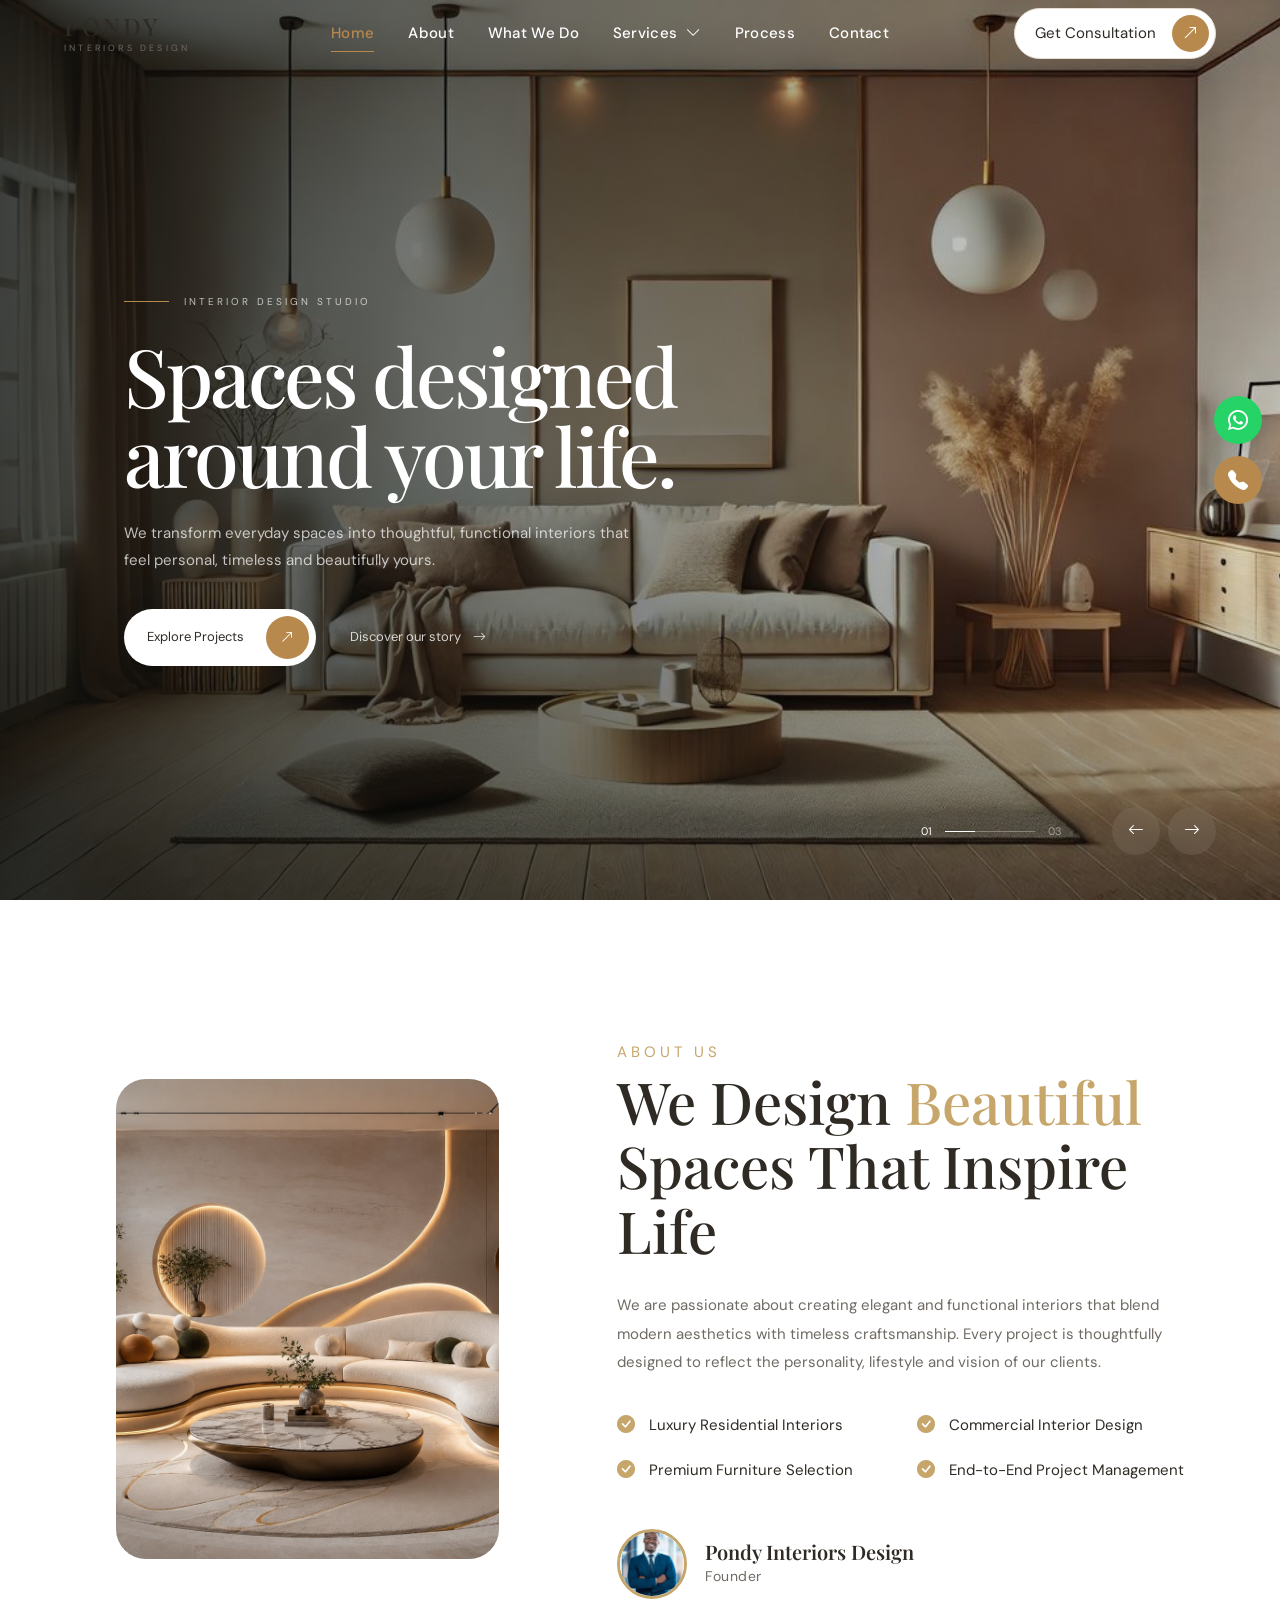
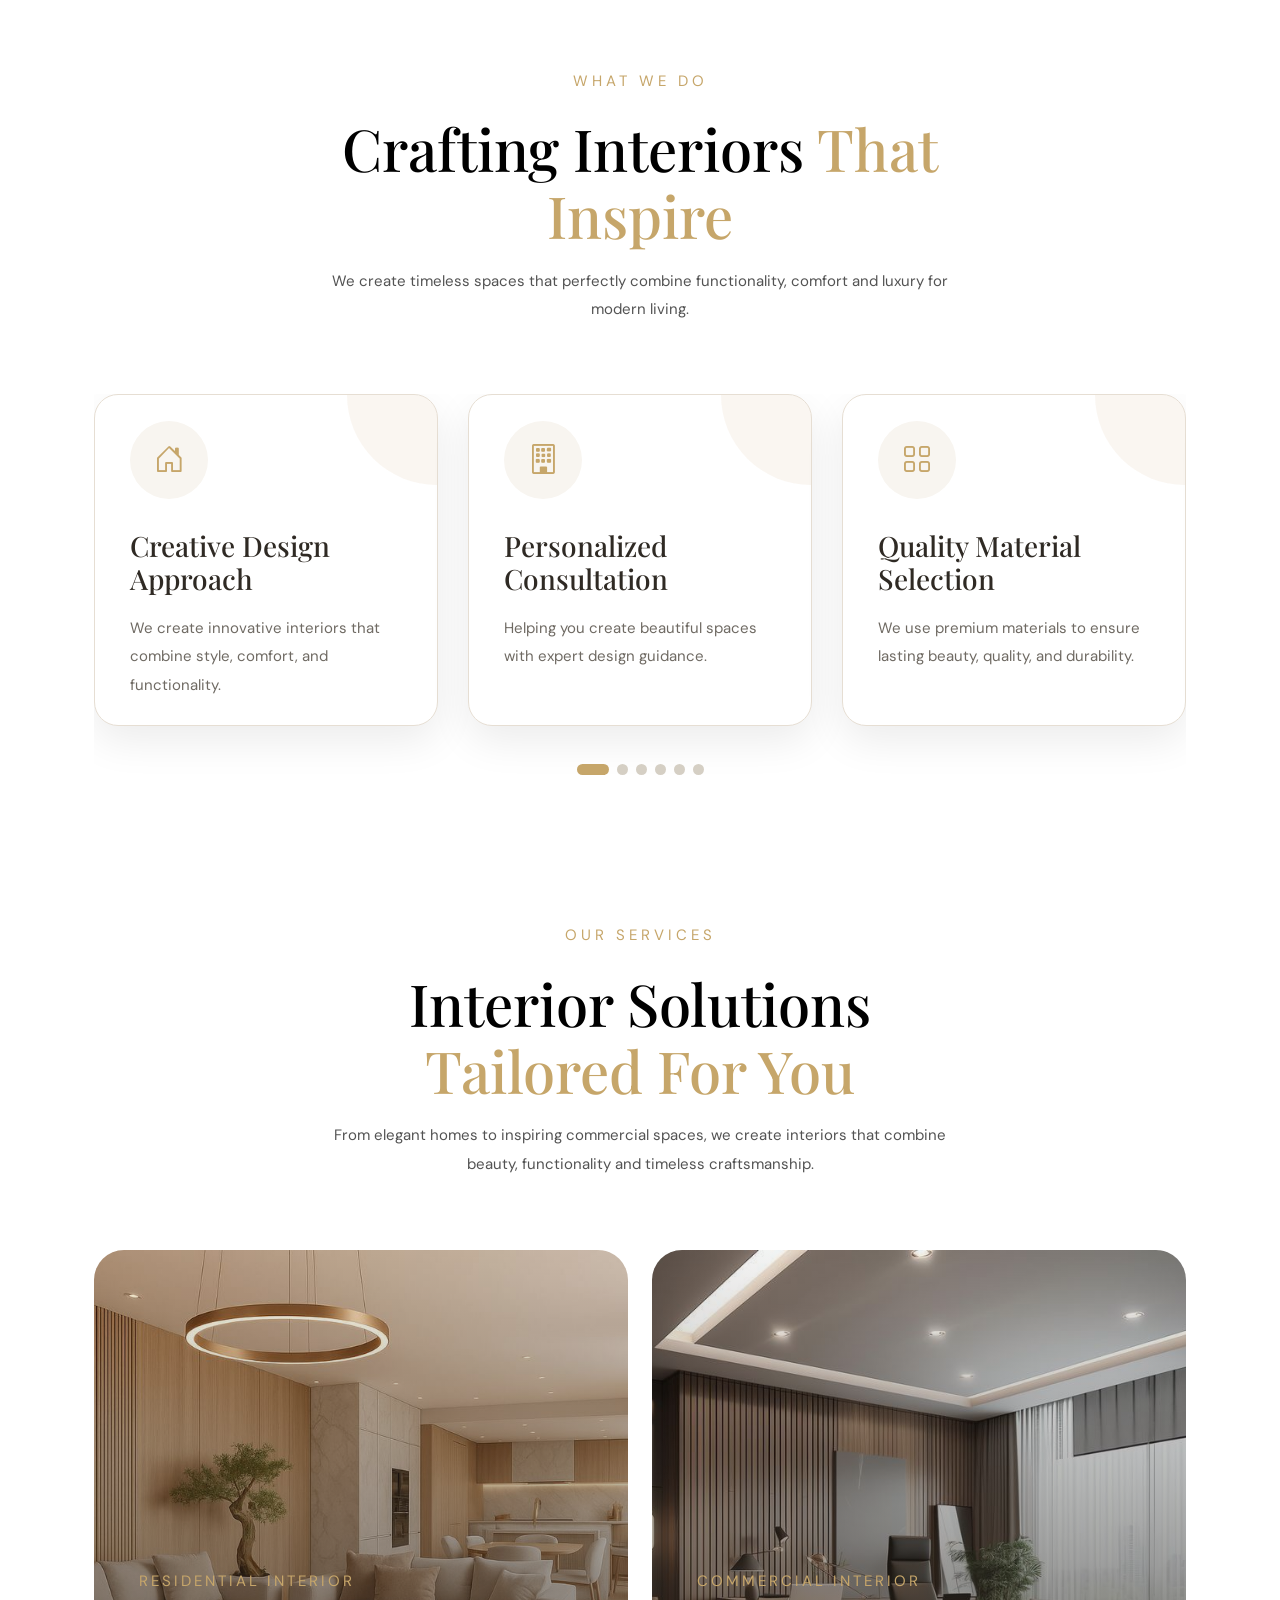
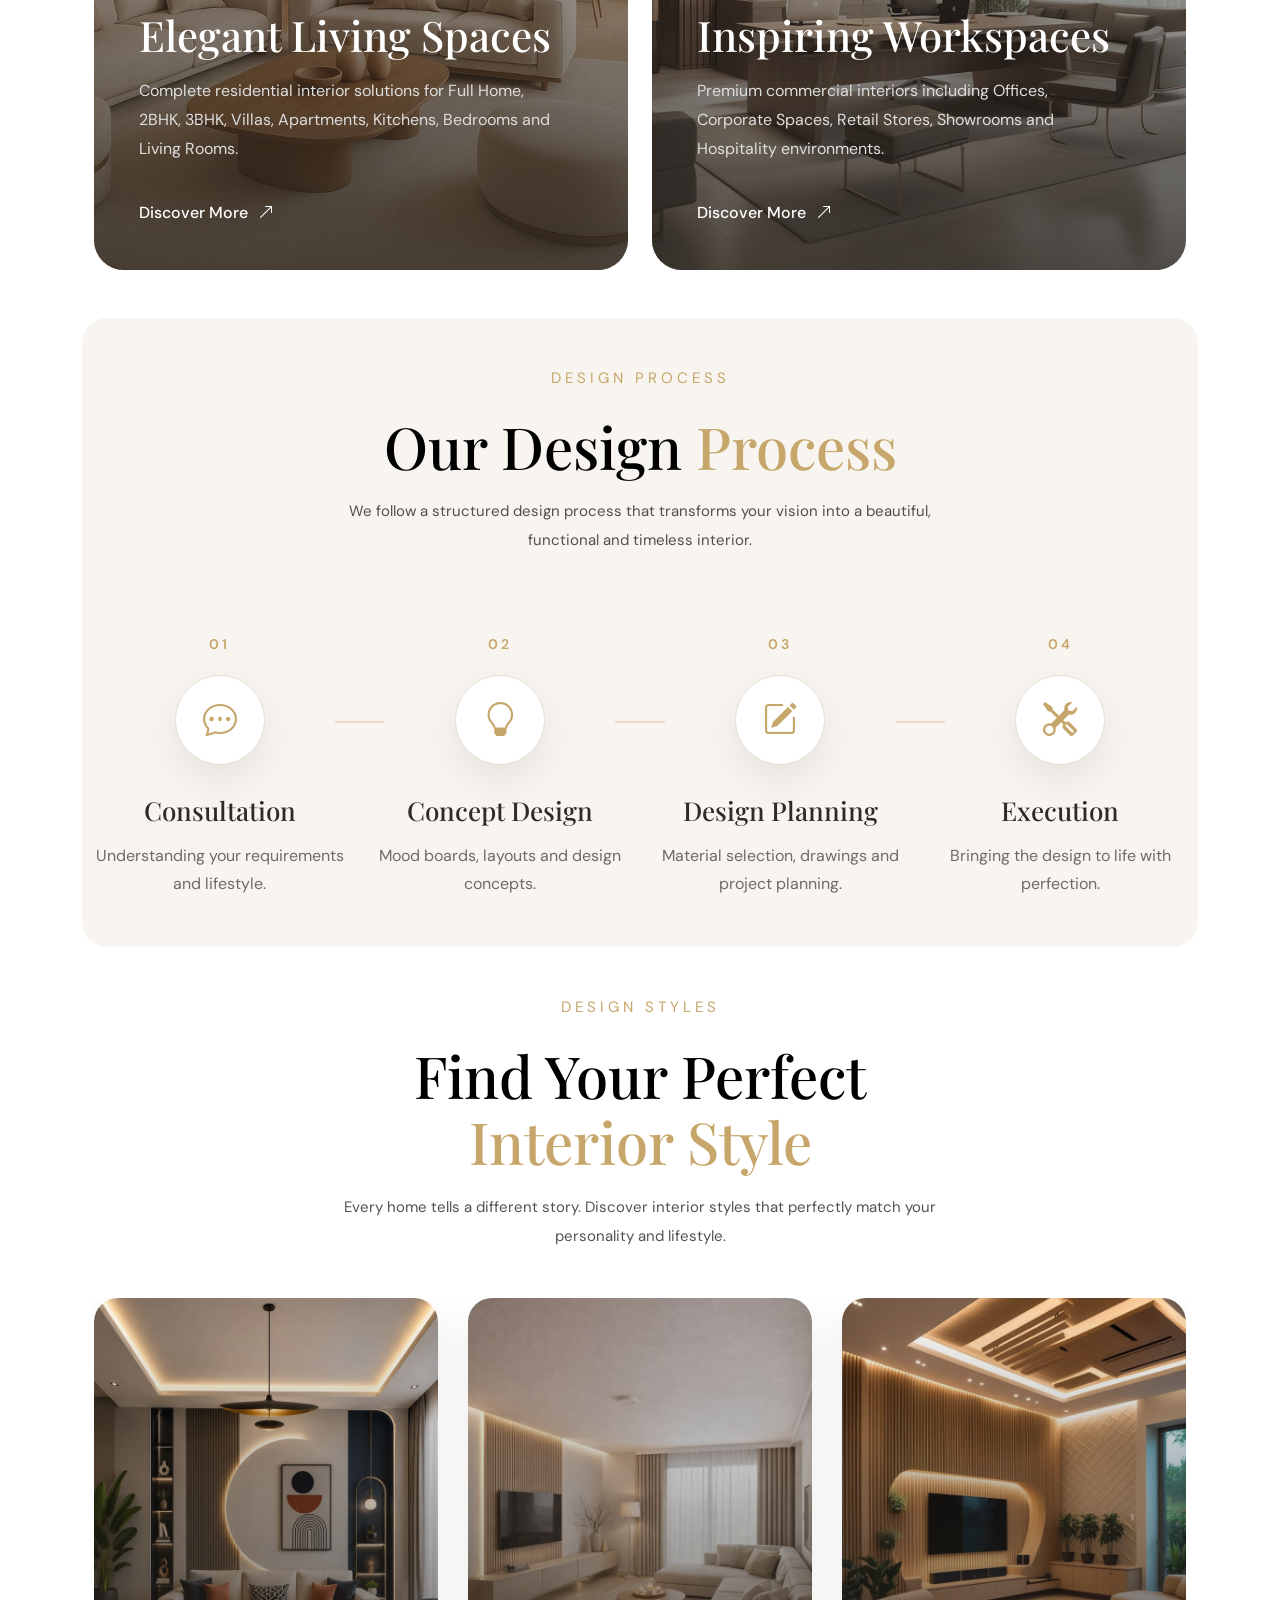
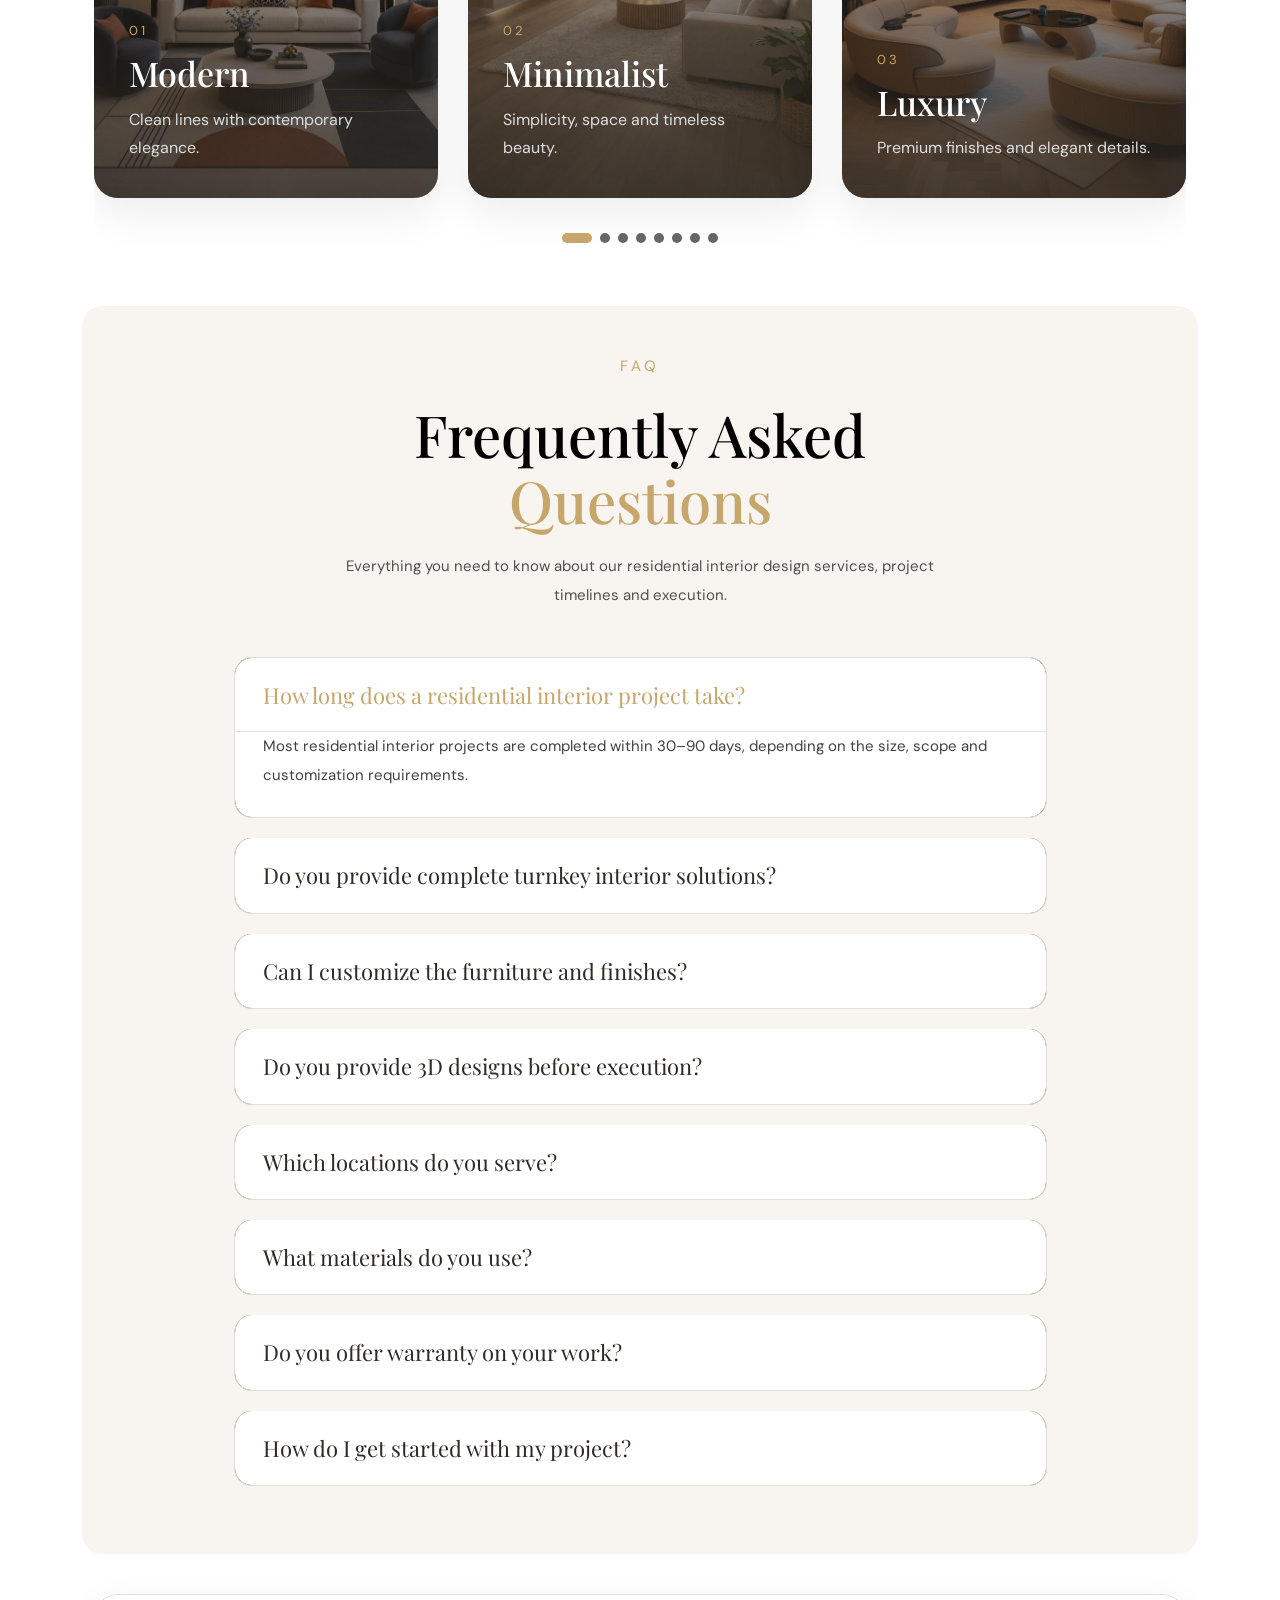
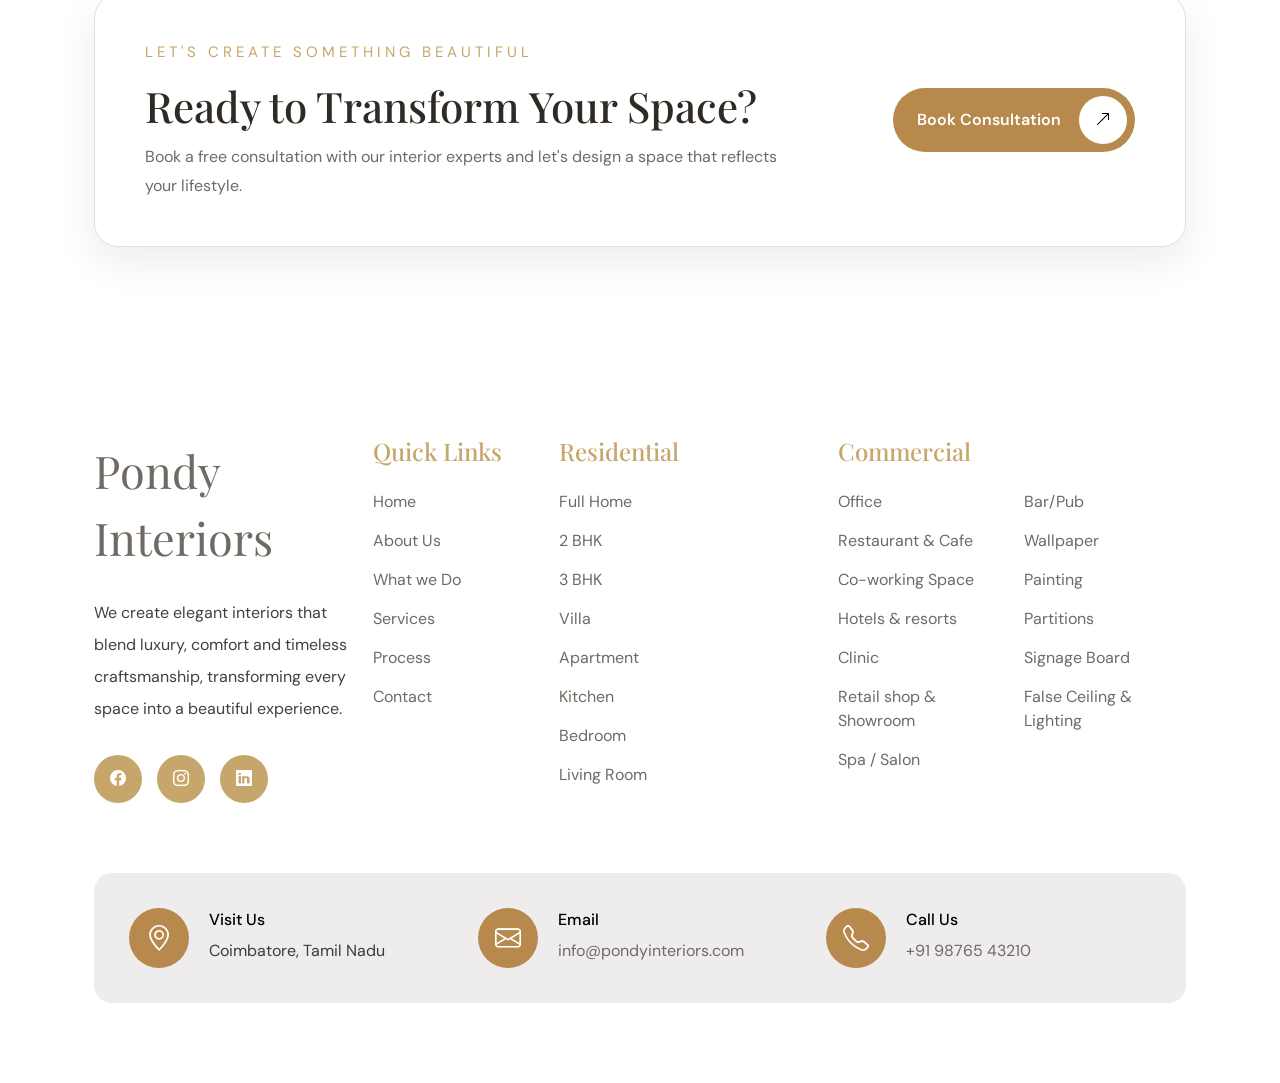
<file: index.html>
<!DOCTYPE html>
<html lang="en">

<head>

    <meta charset="UTF-8">

    <meta name="viewport" content="width=device-width, initial-scale=1.0">

    <title>Pondy Interior</title>


    <!-- Bootstrap CSS -->

    <link href="https://cdn.jsdelivr.net/npm/bootstrap@5.3.3/dist/css/bootstrap.min.css" rel="stylesheet">


    <!-- Bootstrap Icons -->

    <link rel="stylesheet" href="https://cdn.jsdelivr.net/npm/bootstrap-icons@1.11.3/font/bootstrap-icons.css">


    <!-- Google Fonts -->

    <link rel="preconnect" href="https://fonts.googleapis.com">

    <link rel="preconnect" href="https://fonts.gstatic.com" crossorigin>

    <link
        href="https://fonts.googleapis.com/css2?family=DM+Sans:wght@400;500;600&family=Playfair+Display:ital,wght@0,500;0,600;1,500&display=swap"
        rel="stylesheet">


    <!-- Swiper CSS -->

    <link rel="stylesheet" href="https://cdn.jsdelivr.net/npm/swiper@11/swiper-bundle.min.css">


    <!-- AOS CSS -->

    <link href="https://unpkg.com/aos@2.3.1/dist/aos.css" rel="stylesheet">


    <!-- Custom CSS -->

    <link rel="stylesheet" href="style.css">

</head>


<body>


    <!-- ===================================
         NAVBAR
    ==================================== -->


    <nav class="navbar navbar-expand-lg main-navbar">

        <div class="container-fluid custom-container">


            <!-- LOGO -->

            <a class="navbar-brand brand-logo" href="#">


                <span class="brand-name">

                    <strong>PONDY</strong>

                    <small>INTERIORS DESIGN</small>

                </span>

            </a>



            <!-- MOBILE BUTTON -->

            <button class="navbar-toggler menu-toggle" type="button" data-bs-toggle="collapse"
                data-bs-target="#mainMenu" aria-controls="mainMenu" aria-expanded="false"
                aria-label="Toggle navigation">

                <span></span>
                <span></span>

            </button>



            <!-- NAVIGATION -->

            <div class="collapse navbar-collapse" id="mainMenu">


                <ul class="navbar-nav mx-auto">

                    <li class="nav-item">

                        <a class="nav-link active" href="#home">

                            Home

                        </a>

                    </li>


                    <li class="nav-item">

                        <a class="nav-link" href="#about">

                            About

                        </a>

                    </li>

                    <li class="nav-item">

                        <a class="nav-link" href="#whatwedo">

                            What We Do

                        </a>

                    </li>


                    <li class="nav-item dropdown">

    <a href="#services" class="nav-link" id="servicesDropdown">
    Services
    <i class="bi bi-chevron-down ms-1"></i>
</a>

    <ul class="dropdown-menu">

        <li>
            <a class="dropdown-item" href="residential.html">
                Residential Interior
            </a>
        </li>

        <li>
            <a class="dropdown-item" href="commercial.html">
                Commercial Interior
            </a>
        </li>

    </ul>

</li>

                    <li class="nav-item">

                        <a class="nav-link" href="#process">

                            Process

                        </a>

                    </li>


                    <li class="nav-item">

                        <a class="nav-link" href="#contact">

                            Contact

                        </a>

                    </li>

                </ul>



                <!-- NAV CTA -->

                <a href="./consultation.html" class="nav-cta">

                    <span>
                        Get Consultation
                    </span>


                    <span class="nav-cta-icon">

                        <i class="bi bi-arrow-up-right"></i>

                    </span>

                </a>


            </div>

        </div>

    </nav>




<!--=========================================
        FLOATING CONTACT BUTTONS
==========================================-->

<div class="floating-contact">

    <!-- WhatsApp -->

    <a href="https://wa.me/919876543210"
        target="_blank"
        class="floating-btn whatsapp-btn"
        aria-label="WhatsApp">

        <i class="bi bi-whatsapp"></i>

    </a>

    <!-- Call -->

    <a href="tel:+919876543210"
        class="floating-btn call-btn"
        aria-label="Call">

        <i class="bi bi-telephone-fill"></i>

    </a>

</div>


<!--=========================================
        SCROLL TO TOP
==========================================-->

<a href="#home" id="scrollTop" class="scroll-top">

    <i class="bi bi-arrow-up"></i>

</a>





    <!-- ===================================
         HOME / HERO
    ==================================== -->


    <section class="home-section" id="home">


        <!-- SWIPER -->

        <div class="swiper heroSwiper">


            <div class="swiper-wrapper">



                <!-- ==================
                     SLIDE 01
                =================== -->


                <div class="swiper-slide hero-slide slide-one">


                    <div class="hero-overlay"></div>


                    <div class="container-fluid custom-container hero-container">


                        <div class="row align-items-center h-100">


                            <div class="col-xl-9 col-lg-10">


                                <div class="hero-content">


                                    <div class="hero-label">

                                        <span></span>

                                        INTERIOR DESIGN STUDIO

                                    </div>


                                    <h1>

                                        Spaces designed
                                        <br>

                                        around your life.

                                    </h1>


                                    <p>

                                        We transform everyday spaces into thoughtful,
                                        functional interiors that feel personal,
                                        timeless and beautifully yours.

                                    </p>



                                    <div class="hero-buttons">


                                        <a href="#projects" class="primary-btn">

                                            Explore Projects

                                            <span>

                                                <i class="bi bi-arrow-up-right"></i>

                                            </span>

                                        </a>


                                        <a href="#about" class="text-btn">

                                            Discover our story

                                            <i class="bi bi-arrow-right"></i>

                                        </a>


                                    </div>

                                </div>

                            </div>

                        </div>

                    </div>

                </div>



                <!-- ==================
                     SLIDE 02
                =================== -->


                <div class="swiper-slide hero-slide slide-two">


                    <div class="hero-overlay"></div>


                    <div class="container-fluid custom-container hero-container">


                        <div class="row align-items-center h-100">


                            <div class="col-xl-9 col-lg-10">


                                <div class="hero-content">


                                    <div class="hero-label">

                                        <span></span>

                                        TIMELESS INTERIORS

                                    </div>


                                    <h1>

                                        Where simplicity
                                        <br>

                                        meets elegance.

                                    </h1>


                                    <p>

                                        Carefully considered spaces with a balance
                                        of natural materials, warm textures and
                                        contemporary details.

                                    </p>


                                   <div class="hero-buttons">


                                        <a href="#projects" class="primary-btn">

                                            Explore Projects

                                            <span>

                                                <i class="bi bi-arrow-up-right"></i>

                                            </span>

                                        </a>


                                        <a href="#about" class="text-btn">

                                            Discover our story

                                            <i class="bi bi-arrow-right"></i>

                                        </a>


                                    </div>

                                </div>

                            </div>

                        </div>

                    </div>

                </div>



                <!-- ==================
                     SLIDE 03
                =================== -->


                <div class="swiper-slide hero-slide slide-three">


                    <div class="hero-overlay"></div>


                    <div class="container-fluid custom-container hero-container">


                        <div class="row align-items-center h-100">


                            <div class="col-xl-9 col-lg-10">


                                <div class="hero-content">


                                    <div class="hero-label">

                                        <span></span>

                                        BESPOKE DESIGN

                                    </div>


                                    <h1>

                                        Your vision,
                                        <br>

                                        beautifully realised.

                                    </h1>


                                    <p>

                                        From the first idea to final styling,
                                        we create meaningful interiors that
                                        reflect your personality and lifestyle.

                                    </p>


                                    <div class="hero-buttons">


                                        <a href="#projects" class="primary-btn">

                                            Explore Projects

                                            <span>

                                                <i class="bi bi-arrow-up-right"></i>

                                            </span>

                                        </a>


                                        <a href="#about" class="text-btn">

                                            Discover our story

                                            <i class="bi bi-arrow-right"></i>

                                        </a>


                                    </div>

                                </div>

                            </div>

                        </div>

                    </div>

                </div>


            </div>



            <!-- SLIDER BOTTOM UI -->


            <div class="slider-bottom">


                <!-- COUNTER -->

                <div class="slide-counter">

                    <span class="current-slide">
                        01
                    </span>

                    <div class="counter-line">

                        <span class="counter-progress"></span>

                    </div>

                    <span class="total-slides">
                        03
                    </span>

                </div>



                <!-- ARROWS -->

                <div class="slider-navigation">

                    <button class="hero-prev">

                        <i class="bi bi-arrow-left"></i>

                    </button>


                    <button class="hero-next">

                        <i class="bi bi-arrow-right"></i>

                    </button>

                </div>


            </div>


        </div>



        <!-- ==========================================
                ABOUT SECTION
=========================================== -->

        <section class="about-section" id="about">

            <div class="container">

                <div class="row align-items-center">

                    <!-- ==========================
                    LEFT IMAGE
            =========================== -->

                    <div class="col-lg-5">

                        <div class="about-image">

                            <div class="swiper aboutSwiper">

                                <div class="swiper-wrapper">

                                    <div class="swiper-slide">

                                        <img src="images/about-1.png" alt="" data-aos="fade-up" data-aos-delay="200">

                                    </div>

                                </div>

                                <div class="swiper-pagination"></div>

                            </div>

                        </div>

                    </div>



                    <!-- ==========================
                  RIGHT CONTENT
            =========================== -->

                    <div class="col-lg-7">

                        <div class="about-content">

                            <span class="section-tag" data-aos="fade-up">

                                ABOUT US

                            </span>


                            <h2 data-aos="fade-up" data-aos-delay="200">

                                We Design
                                <span>Beautiful</span>
                                Spaces That
                                Inspire Life

                            </h2>


                            <p data-aos="fade-up" data-aos-delay="350">

                                We are passionate about creating
                                elegant and functional interiors
                                that blend modern aesthetics with
                                timeless craftsmanship.

                                Every project is thoughtfully
                                designed to reflect the personality,
                                lifestyle and vision of our clients.

                            </p>



                            <!-- FEATURES -->

                            <div class="features">

                                <div class="feature" data-aos="fade-up" data-aos-delay="450">

                                    <i class="bi bi-check-circle-fill"></i>

                                    <span>
                                        Luxury Residential Interiors
                                    </span>

                                </div>



                                <div class="feature" data-aos="fade-up" data-aos-delay="500">

                                    <i class="bi bi-check-circle-fill"></i>

                                    <span>
                                        Commercial Interior Design
                                    </span>

                                </div>



                                <div class="feature" data-aos="fade-up" data-aos-delay="550">

                                    <i class="bi bi-check-circle-fill"></i>

                                    <span>
                                        Premium Furniture Selection
                                    </span>

                                </div>



                                <div class="feature" data-aos="fade-up" data-aos-delay="600">

                                    <i class="bi bi-check-circle-fill"></i>

                                    <span>
                                        End-to-End Project Management
                                    </span>

                                </div>

                            </div>



                            <div class="founder-info" data-aos="fade-up" data-aos-delay="700">

                                <img src="images/founder.png" alt="Founder">

                                <div class="founder-content">

                                    <h5>Pondy Interiors Design</h5>

                                    <span>Founder</span>

                                </div>

                            </div>

                        </div>

                    </div>

                </div>


                <!-- ==========================================
            WHAT WE DO
========================================== -->

                <section class="services-section" id="whatwedo">

                    <div class="container">

                        <!-- Heading -->

                        <div class="row justify-content-center">

                            <div class="col-lg-7 text-center">

                                <span class="section-tag" data-aos="fade-up">

                                    WHAT WE DO

                                </span>

                                <h2 class="section-title" data-aos="fade-up" data-aos-delay="150">

                                    Crafting Interiors
                                    <span>That Inspire</span>

                                </h2>

                                <p class="section-desc" data-aos="fade-up" data-aos-delay="300">

                                    We create timeless spaces that perfectly combine
                                    functionality, comfort and luxury for modern living.

                                </p>

                            </div>

                        </div>


                        <!-- Swiper -->

                        <div class="swiper servicesSwiper" data-aos="fade-up" data-aos-delay="400">

                            <div class="swiper-wrapper">

                                <!-- Card 1 -->

                                <div class="swiper-slide">

                                    <div class="service-card">

                                        <div class="service-icon">

                                            <i class="bi bi-house-door"></i>

                                        </div>

                                        <h4>

                                            Creative Design Approach

                                        </h4>

                                        <p>

                                            We create innovative interiors that combine style, comfort, and
                                            functionality.

                                        </p>

                                    </div>

                                </div>


                                <!-- Card 2 -->

                                <div class="swiper-slide">

                                    <div class="service-card">

                                        <div class="service-icon">

                                            <i class="bi bi-building"></i>

                                        </div>

                                        <h4>

                                            Personalized Consultation

                                        </h4>

                                        <p>

                                            Helping you create beautiful spaces with expert design guidance.

                                        </p>

                                    </div>

                                </div>


                                <!-- Card 3 -->

                                <div class="swiper-slide">

                                    <div class="service-card">

                                        <div class="service-icon">

                                            <i class="bi bi-grid"></i>

                                        </div>

                                        <h4>

                                            Quality Material Selection

                                        </h4>

                                        <p>

                                            We use premium materials to ensure lasting beauty, quality, and durability.

                                        </p>

                                    </div>

                                </div>


                                <!-- Card 4 -->

                                <div class="swiper-slide">

                                    <div class="service-card">

                                        <div class="service-icon">

                                            <i class="bi bi-lamp"></i>

                                        </div>

                                        <h4>

                                            On-time Project Planning

                                        </h4>

                                        <p>

                                            Timely project planning ensures smooth execution and hassle-free delivery.

                                        </p>

                                    </div>

                                </div>


                                <!-- Card 5 -->

                                <div class="swiper-slide">

                                    <div class="service-card">

                                        <div class="service-icon">

                                            <i class="bi bi-tools"></i>

                                        </div>

                                        <h4>

                                            End-to-End Design

                                        </h4>

                                        <p>

                                            Complete design solutions from concept and planning to final execution.

                                        </p>

                                    </div>

                                </div>


                                <!-- Card 6 -->

                                <div class="swiper-slide">

                                    <div class="service-card">

                                        <div class="service-icon">

                                            <i class="bi bi-stars"></i>

                                        </div>

                                        <h4>

                                            Attention for Every Details

                                        </h4>

                                        <p>

                                            We focus on every detail to deliver exceptional design and quality.

                                        </p>

                                    </div>

                                </div>

                            </div>

                            <div class="swiper-pagination"></div>

                        </div>

                    </div>

                </section>







                <!--=========================================
            SERVICES
==========================================-->
<section class="services-section py-5" id="services">

    <div class="container">

        <!-- Heading -->

        <div class="row justify-content-center">

            <div class="col-lg-7 text-center">

                <span class="section-tag" data-aos="fade-up">
                    OUR SERVICES
                </span>

                <h2 class="section-title" data-aos="fade-up" data-aos-delay="150">
                    Interior Solutions
                    <span>Tailored For You</span>
                </h2>

                <p class="section-desc" data-aos="fade-up" data-aos-delay="300">
                    From elegant homes to inspiring commercial spaces,
                    we create interiors that combine beauty,
                    functionality and timeless craftsmanship.
                </p>

            </div>

        </div>

        <div class="row g-4 mt-5">

            <!-- Residential Interior -->

            <div class="col-lg-6">

                <a href="residential-interior.html" class="text-decoration-none">

                    <div class="service-box" data-aos="fade-right">

                        <img src="images/residential.jpg" alt="Residential Interior">

                        <div class="service-overlay">

                            <span>
                                Residential Interior
                            </span>

                            <h3>
                                Elegant Living
                                Spaces
                            </h3>

                            <p>
                                Complete residential interior solutions
                                for Full Home, 2BHK, 3BHK, Villas,
                                Apartments, Kitchens, Bedrooms and
                                Living Rooms.
                            </p>

                            <div class="service-link">

                                Discover More

                                <i class="bi bi-arrow-up-right"></i>

                            </div>

                        </div>

                    </div>

                </a>

            </div>

            <!-- Commercial Interior -->

            <div class="col-lg-6">

                <a href="commercial-interior.html" class="text-decoration-none">

                    <div class="service-box" data-aos="fade-left">

                        <img src="images/commercial.jpg" alt="Commercial Interior">

                        <div class="service-overlay">

                            <span>
                                Commercial Interior
                            </span>

                            <h3>
                                Inspiring
                                Workspaces
                            </h3>

                            <p>
                                Premium commercial interiors including
                                Offices, Corporate Spaces, Retail Stores,
                                Showrooms and Hospitality environments.
                            </p>

                            <div class="service-link">

                                Discover More

                                <i class="bi bi-arrow-up-right"></i>

                            </div>

                        </div>

                    </div>

                </a>

            </div>

        </div>

    </div>

</section>






<!--=========================================
        DESIGN PROCESS
==========================================-->

<section class="design-process py-5" id="process">

    <div class="container">

        <div class="row justify-content-center">

            <div class="col-lg-7 text-center">

                <span class="section-tag"
                      data-aos="fade-up">

                    DESIGN PROCESS

                </span>

                <h2 class="section-title"
                    data-aos="fade-up"
                    data-aos-delay="150">

                    Our Design
                    <span>Process</span>

                </h2>

                <p class="section-desc"
                   data-aos="fade-up"
                   data-aos-delay="300">

                    We follow a structured design process that
                    transforms your vision into a beautiful,
                    functional and timeless interior.

                </p>

            </div>

        </div>


        <div class="process-wrapper">

            <!-- Step 1 -->

            <div class="process-item"
                 data-aos="fade-up">

                <div class="step-number">

                    01

                </div>

                <div class="step-icon">

                    <i class="bi bi-chat-dots"></i>

                </div>

                <h4>

                    Consultation

                </h4>

                <p>

                    Understanding your
                    requirements and lifestyle.

                </p>

            </div>


            <div class="process-line"></div>


            <!-- Step 2 -->

            <div class="process-item"
                 data-aos="fade-up"
                 data-aos-delay="150">

                <div class="step-number">

                    02

                </div>

                <div class="step-icon">

                    <i class="bi bi-lightbulb"></i>

                </div>

                <h4>

                    Concept Design

                </h4>

                <p>

                    Mood boards,
                    layouts and
                    design concepts.

                </p>

            </div>


            <div class="process-line"></div>


            <!-- Step 3 -->

            <div class="process-item"
                 data-aos="fade-up"
                 data-aos-delay="300">

                <div class="step-number">

                    03

                </div>

                <div class="step-icon">

                    <i class="bi bi-pencil-square"></i>

                </div>

                <h4>

                    Design Planning

                </h4>

                <p>

                    Material selection,
                    drawings and
                    project planning.

                </p>

            </div>


            <div class="process-line"></div>


            <!-- Step 4 -->

            <div class="process-item"
                 data-aos="fade-up"
                 data-aos-delay="450">

                <div class="step-number">

                    04

                </div>

                <div class="step-icon">

                    <i class="bi bi-tools"></i>

                </div>

                <h4>

                    Execution

                </h4>

                <p>

                    Bringing the
                    design to life
                    with perfection.

                </p>

            </div>

        </div>

    </div>

</section>









<!--=========================================
            DESIGN STYLES
==========================================-->

<section class="design-style-section py-5" id="design-style">

    <div class="container">

        <!-- Heading -->

        <div class="row justify-content-center">

            <div class="col-lg-7 text-center">

                <span
                    class="section-tag"
                    data-aos="fade-up">

                    DESIGN STYLES

                </span>

                <h2
                    class="section-title"
                    data-aos="fade-up"
                    data-aos-delay="150">

                    Find Your Perfect
                    <span>Interior Style</span>

                </h2>

                <p
                    class="section-desc"
                    data-aos="fade-up"
                    data-aos-delay="300">

                    Every home tells a different story.
                    Discover interior styles that perfectly
                    match your personality and lifestyle.

                </p>

            </div>

        </div>


        <div class="swiper designStyleSwiper mt-5"
             data-aos="fade-up"
             data-aos-delay="400">

            <div class="swiper-wrapper">

                <!-- Modern -->

                <div class="swiper-slide">

                    <div class="style-card">

                        <img src="images/modern.jpg" alt="">

                        <div class="style-overlay">

                            <span>01</span>

                            <h3>Modern</h3>

                            <p>
                                Clean lines with contemporary elegance.
                            </p>

                        </div>

                    </div>

                </div>

                <!-- Minimalist -->

                <div class="swiper-slide">

                    <div class="style-card">

                        <img src="images/minimalist.jpg" alt="">

                        <div class="style-overlay">

                            <span>02</span>

                            <h3>Minimalist</h3>

                            <p>
                                Simplicity, space and timeless beauty.
                            </p>

                        </div>

                    </div>

                </div>

                <!-- Luxury -->

                <div class="swiper-slide">

                    <div class="style-card">

                        <img src="images/luxury.jpg" alt="">

                        <div class="style-overlay">

                            <span>03</span>

                            <h3>Luxury</h3>

                            <p>
                                Premium finishes and elegant details.
                            </p>

                        </div>

                    </div>

                </div>

                <!-- Industrial -->

                <div class="swiper-slide">

                    <div class="style-card">

                        <img src="images/industrial.jpg" alt="">

                        <div class="style-overlay">

                            <span>04</span>

                            <h3>Industrial</h3>

                            <p>
                                Raw textures with urban sophistication.
                            </p>

                        </div>

                    </div>

                </div>

                <!-- Traditional -->

                <div class="swiper-slide">

                    <div class="style-card">

                        <img src="images/traditional.jpg" alt="">

                        <div class="style-overlay">

                            <span>05</span>

                            <h3>Traditional</h3>

                            <p>
                                Rich heritage and classic craftsmanship.
                            </p>

                        </div>

                    </div>

                </div>

                <!-- Scandinavian -->

                <div class="swiper-slide">

                    <div class="style-card">

                        <img src="images/scandinavian.jpg" alt="">

                        <div class="style-overlay">

                            <span>06</span>

                            <h3>Scandinavian</h3>

                            <p>
                                Bright, airy and naturally beautiful.
                            </p>

                        </div>

                    </div>

                </div>

                <!-- Contemporary -->

                <div class="swiper-slide">

                    <div class="style-card">

                        <img src="images/contemporary.jpg" alt="">

                        <div class="style-overlay">

                            <span>07</span>

                            <h3>Contemporary</h3>

                            <p>
                                Stylish interiors with modern comfort.
                            </p>

                        </div>

                    </div>

                </div>

                <!-- Bohemian -->

                <div class="swiper-slide">

                    <div class="style-card">

                        <img src="images/bohemian.jpg" alt="">

                        <div class="style-overlay">

                            <span>08</span>

                            <h3>Bohemian</h3>

                            <p>
                                Vibrant colours and artistic expression.
                            </p>

                        </div>

                    </div>

                </div>

            </div>

            <div class="swiper-pagination"></div>

        </div>

    </div>

</section>





<!--=========================================
                FAQ SECTION
==========================================-->

<section class="faq-section py-5" id="faq">

    <div class="container">

        <div class="row justify-content-center">

            <div class="col-lg-7 text-center">

                <span
                    class="section-tag"
                    data-aos="fade-up">

                    FAQ

                </span>

                <h2
                    class="section-title"
                    data-aos="fade-up"
                    data-aos-delay="150">

                    Frequently Asked
                    <span>Questions</span>

                </h2>

                <p
                    class="section-desc"
                    data-aos="fade-up"
                    data-aos-delay="300">

                    Everything you need to know about our residential
                    interior design services, project timelines and execution.

                </p>

            </div>

        </div>


        <div class="row justify-content-center mt-5">

            <div class="col-lg-9">

                <div class="accordion" id="faqAccordion">

                    <!-- 1 -->

                    <div class="accordion-item" data-aos="fade-up">

                        <h2 class="accordion-header">

                            <button class="accordion-button"
                                type="button"
                                data-bs-toggle="collapse"
                                data-bs-target="#faq1">

                                How long does a residential interior project take?

                            </button>

                        </h2>

                        <div id="faq1"
                            class="accordion-collapse collapse show"
                            data-bs-parent="#faqAccordion">

                            <div class="accordion-body">

                                Most residential interior projects are completed within 30–90 days, depending on the size, scope and customization requirements.

                            </div>

                        </div>

                    </div>

                    <!-- 2 -->

                    <div class="accordion-item" data-aos="fade-up" data-aos-delay="100">

                        <h2 class="accordion-header">

                            <button class="accordion-button collapsed"
                                type="button"
                                data-bs-toggle="collapse"
                                data-bs-target="#faq2">

                                Do you provide complete turnkey interior solutions?

                            </button>

                        </h2>

                        <div id="faq2"
                            class="accordion-collapse collapse"
                            data-bs-parent="#faqAccordion">

                            <div class="accordion-body">

                                Yes. We manage everything from concept design and material selection to execution, installation and final handover.

                            </div>

                        </div>

                    </div>

                    <!-- 3 -->

                    <div class="accordion-item" data-aos="fade-up" data-aos-delay="150">

                        <h2 class="accordion-header">

                            <button class="accordion-button collapsed"
                                type="button"
                                data-bs-toggle="collapse"
                                data-bs-target="#faq3">

                                Can I customize the furniture and finishes?

                            </button>

                        </h2>

                        <div id="faq3"
                            class="accordion-collapse collapse"
                            data-bs-parent="#faqAccordion">

                            <div class="accordion-body">

                                Absolutely. Every furniture piece, finish, colour palette and material is selected according to your preferences and lifestyle.

                            </div>

                        </div>

                    </div>

                    <!-- 4 -->

                    <div class="accordion-item" data-aos="fade-up" data-aos-delay="200">

                        <h2 class="accordion-header">

                            <button class="accordion-button collapsed"
                                type="button"
                                data-bs-toggle="collapse"
                                data-bs-target="#faq4">

                                Do you provide 3D designs before execution?

                            </button>

                        </h2>

                        <div id="faq4"
                            class="accordion-collapse collapse"
                            data-bs-parent="#faqAccordion">

                            <div class="accordion-body">

                                Yes. We provide detailed 3D visualizations so you can review the design before work begins.

                            </div>

                        </div>

                    </div>

                    <!-- 5 -->

                    <div class="accordion-item" data-aos="fade-up" data-aos-delay="250">

                        <h2 class="accordion-header">

                            <button class="accordion-button collapsed"
                                type="button"
                                data-bs-toggle="collapse"
                                data-bs-target="#faq5">

                                Which locations do you serve?

                            </button>

                        </h2>

                        <div id="faq5"
                            class="accordion-collapse collapse"
                            data-bs-parent="#faqAccordion">

                            <div class="accordion-body">

                                We undertake residential interior projects across multiple cities. Contact us to confirm service availability in your location.

                            </div>

                        </div>

                    </div>

                    <!-- 6 -->

                    <div class="accordion-item" data-aos="fade-up" data-aos-delay="300">

                        <h2 class="accordion-header">

                            <button class="accordion-button collapsed"
                                type="button"
                                data-bs-toggle="collapse"
                                data-bs-target="#faq6">

                                What materials do you use?

                            </button>

                        </h2>

                        <div id="faq6"
                            class="accordion-collapse collapse"
                            data-bs-parent="#faqAccordion">

                            <div class="accordion-body">

                                We use high-quality plywood, laminates, veneers, acrylics, hardware and premium finishes sourced from trusted brands.

                            </div>

                        </div>

                    </div>

                    <!-- 7 -->

                    <div class="accordion-item" data-aos="fade-up" data-aos-delay="350">

                        <h2 class="accordion-header">

                            <button class="accordion-button collapsed"
                                type="button"
                                data-bs-toggle="collapse"
                                data-bs-target="#faq7">

                                Do you offer warranty on your work?

                            </button>

                        </h2>

                        <div id="faq7"
                            class="accordion-collapse collapse"
                            data-bs-parent="#faqAccordion">

                            <div class="accordion-body">

                                Yes. We provide warranty on selected products and workmanship, ensuring peace of mind after project completion.

                            </div>

                        </div>

                    </div>

                    <!-- 8 -->

                    <div class="accordion-item" data-aos="fade-up" data-aos-delay="400">

                        <h2 class="accordion-header">

                            <button class="accordion-button collapsed"
                                type="button"
                                data-bs-toggle="collapse"
                                data-bs-target="#faq8">

                                How do I get started with my project?

                            </button>

                        </h2>

                        <div id="faq8"
                            class="accordion-collapse collapse"
                            data-bs-parent="#faqAccordion">

                            <div class="accordion-body">

                                Simply book a free consultation. Our design team will understand your requirements, discuss ideas and prepare a customized proposal.

                            </div>

                        </div>

                    </div>

                </div>

            </div>

        </div>

    </div>

</section>







<!--=========================================
            CTA SECTION
==========================================-->

<section class="cta-section">

    <div class="container">

        <div class="cta-box" data-aos="zoom-in">

            <div class="row align-items-center">

                <div class="col-lg-8">

                    <span class="section-tag">

                        LET'S CREATE SOMETHING BEAUTIFUL

                    </span>

                    <h2>

                        Ready to Transform Your Space?

                    </h2>

                    <p>

                        Book a free consultation with our interior experts and
                        let's design a space that reflects your lifestyle.

                    </p>

                </div>

                <div class="col-lg-4 text-lg-end mt-4 mt-lg-0">

                    <a href="contact.html" class="cta-btn">

                        Book Consultation

                        <span>

                            <i class="bi bi-arrow-up-right"></i>

                        </span>

                    </a>

                </div>

            </div>

        </div>

    </div>

</section>







<!--=========================================
                FOOTER
==========================================-->

<footer class="footer-section">

    <div class="container">

        <div class="row footer-top">

            <!-- Company -->

            <div class="col-lg-3">

                <a href="index.html" class="footer-logo">

                    Pondy Interiors

                </a>

                <p>

                    We create elegant interiors that blend
                    luxury, comfort and timeless craftsmanship,
                    transforming every space into a beautiful experience.

                </p>

                <div class="footer-social">

                    <a href="#"><i class="bi bi-facebook"></i></a>

                    <a href="#"><i class="bi bi-instagram"></i></a>

                    <a href="#"><i class="bi bi-linkedin"></i></a>

                </div>

            </div>

            <!-- Quick Links -->

            <div class="col-lg-2">

                <h4>Quick Links</h4>

                <ul>

                    <li><a href="#">Home</a></li>

                    <li><a href="#about">About Us</a></li>

                    <li><a href="#whatwedo">What we Do</a></li>

                    <li><a href="#services">Services</a></li>

                    <li><a href="#process">Process</a></li>

                    <li><a href="#contact">Contact</a></li>

                </ul>

            </div>

            <!-- Residential -->

            <div class="col-lg-3">

                <h4>Residential</h4>

                <ul>

                    <li><a href="#">Full Home</a></li>

                    <li><a href="#">2 BHK</a></li>

                    <li><a href="#">3 BHK</a></li>

                    <li><a href="#">Villa</a></li>

                    <li><a href="#">Apartment</a></li>

                    <li><a href="#">Kitchen</a></li>

                    <li><a href="#">Bedroom</a></li>

                    <li><a href="#">Living Room</a></li>

                </ul>

            </div>

            <!-- Commercial -->

            <div class="col-lg-4">

                <h4>Commercial</h4>

                <div class="row">

                    <div class="col-6">

                        <ul>

                            <li><a href="#">Office</a></li>

                            <li><a href="#">Restaurant & Cafe</a></li>

                            <li><a href="#">Co-working Space</a></li>

                            <li><a href="#">Hotels & resorts</a></li>

                            <li><a href="#">Clinic</a></li>

                            <li><a href="#">Retail shop & Showroom</a></li>

                            <li><a href="#">Spa / Salon</a></li>

                        </ul>

                    </div>

                    <div class="col-6">

                        <ul>

                            
                            <li><a href="#">Bar/Pub</a></li>

                            <li><a href="#">Wallpaper</a></li>

                            <li><a href="#">Painting</a></li>

                            <li><a href="#">Partitions</a></li>

                            <li><a href="#">Signage Board</a></li>

                            <li><a href="#">False Ceiling & Lighting</a></li>

                        </ul>

                    </div>

                </div>

            </div>

        </div>


        <!-- Contact Box -->

        <div class="footer-contact-box">

            <div class="row">

                <div class="col-lg-4">

                    <div class="contact-box">

                        <i class="bi bi-geo-alt"></i>

                        <div>

                            <h6>Visit Us</h6>

                            <p>

                                Coimbatore,
                                Tamil Nadu

                            </p>

                        </div>

                    </div>

                </div>

                <div class="col-lg-4">

                    <div class="contact-box">

                        <i class="bi bi-envelope"></i>

                        <div>

                            <h6>Email</h6>

                            <p>

                                <a href="email:info@pondyinteriors.com">info@pondyinteriors.com</a>

                            </p>

                        </div>

                    </div>

                </div>

                <div class="col-lg-4">

                    <div class="contact-box">

                        <i class="bi bi-telephone"></i>

                        <div>

                            <h6>Call Us</h6>

                            <p>

                               <a href="tel:+91 98765 43210">+91 98765 43210</a>

                            </p>

                        </div>

                    </div>

                </div>

            </div>

        </div>

    </div>

</footer>





                <!-- Bootstrap JS -->

                <script src="https://cdn.jsdelivr.net/npm/bootstrap@5.3.3/dist/js/bootstrap.bundle.min.js">
                </script>


                <!-- Swiper JS -->

                <script src="https://cdn.jsdelivr.net/npm/swiper@11/swiper-bundle.min.js">
                </script>


                <!-- AOS JS -->

                <script src="https://unpkg.com/aos@2.3.1/dist/aos.js">
                </script>


                <!-- Custom JS -->

                <script src="script.js"></script>


</body>

</html>
</file>
<file: style.css>
/* =====================================
   ROOT
===================================== */

:root{

    --white:#FFFFFF;

    --dark:#2F2A24;

    --cream:#F8F5F0;

    --accent:#B8894D;

    --text:#2F2A24;

    --text-light:#6F6A63;

    --section:#FFFFFF;

    --section-alt:#F8F5F0;

    --border:#E6DED3;

    --shadow:0 15px 40px rgba(0,0,0,.08);

}


/* =====================================
   GLOBAL
===================================== */

* {

    margin: 0;
    padding: 0;
    box-sizing: border-box;
}


html {

    scroll-behavior: smooth;
}


body{

    font-family:"DM Sans",sans-serif;

    background:var(--section);

    color:var(--text);

    overflow-x:hidden;

}

/* =====================================
   GLOBAL TYPOGRAPHY
===================================== */

h1,
h2,
h3,
h4,
h5,
h6{

    color:var(--text);

}

p{

    color:var(--text-light);

}


a {

    text-decoration: none;
}


button {

    border: none;
    outline: none;
    background:#FFFFFF;
}


/* =====================================
   CONTAINER
===================================== */

.custom-container {

    padding-left: 5%;
    padding-right: 5%;
}


/* =====================================
   NAVBAR
===================================== */

.main-navbar{

    position: fixed;

    width: 100%;

    top: 0;
    left: 0;

    background: transparent;

    transition: .4s ease;

    z-index: 9999;

}


/* SCROLLED NAVBAR */

.main-navbar.scrolled {

    padding: 14px 0;

    background: rgba(255,255,255,.96);

    backdrop-filter: blur(18px);

    box-shadow: 0 5px 20px rgba(0,0,0,.08);

    border-bottom:1px solid var(--border);

}


/* =====================================
   LOGO
===================================== */

.main-navbar.scrolled .navbar-brand{

    color: #2F2A24;

}


.main-navbar .navbar-brand{

    color: #fff;

}

.brand-logo {

    display: flex;

    align-items: center;

    gap: 13px;

    color:var(--text)!important;
}


.brand-mark {

    position: relative;

    width: 38px;
    height: 38px;

    display: block;
}


.brand-mark span {

    position: absolute;

    width: 24px;
    height: 24px;

    border:1px solid var(--text);

    transform: rotate(45deg);
}


.brand-mark span:first-child {

    left: 0;
    top: 7px;
}


.brand-mark span:last-child {

    right: 0;
    top: 7px;

    border-color: var(--accent);
}


.brand-name {

    display: flex;

    flex-direction: column;

    line-height: 1;
}


.brand-name strong {

    font-family: "Playfair Display", serif;

    font-size: 24px;

    font-weight: 500;

    letter-spacing: 3px;
}


.brand-name small {

    margin-top: 6px;

    font-size: 9px;

    letter-spacing: 3.2px;

    color:var(--text-light);
}


/* Nav Links */

.main-navbar.scrolled .nav-link{

    color: #2F2A24 !important;

}

.main-navbar.scrolled .nav-link:hover{

    color: var(--accent) !important;

}


/* =====================================
   NAVIGATION
===================================== */

.navbar-nav {

    gap: 34px;
}


.main-navbar .nav-link {

    position: relative;

    padding: 10px 0 !important;

    color: #fff !important;

    transition: .3s;

    font-size: 15px;

    font-weight: 500;

    letter-spacing: 0.3px;
}


.main-navbar .nav-link:hover,
.main-navbar .nav-link.active {

    color: var(--accent) !important;
}


.main-navbar .nav-link::before {

    content: "";

    position: absolute;

    left: 0;
    bottom: 3px;

    width: 0;
    height: 1px;

    background: var(--accent);

    transition: width 0.3s ease;
}


.main-navbar .nav-link:hover::before,
.main-navbar .nav-link.active::before {

    width: 100%;
}


/*=====================================
        DROPDOWN
======================================*/

.nav-item.dropdown{

    position:relative;

}

.dropdown-menu{

    position:absolute;

    top:100%;

    left:0;

    display:block;

    min-width:260px;

    padding:12px;

    border:none;

    border-radius:18px;

    background:#fff;

    border:1px solid var(--border);

    box-shadow:0 20px 50px rgba(0,0,0,.08);

    opacity:0;

    visibility:hidden;

    transform:translateY(20px);

    transition:.35s;

}

.nav-item.dropdown:hover .dropdown-menu{

    opacity:1;

    visibility:visible;

    transform:translateY(10px);

}

.dropdown-item{

    color:var(--text);

    padding:14px 18px;

    border-radius:12px;

    transition:.3s;

    font-size:14px;

}

.dropdown-item:hover{

     background:var(--cream);

    color:var(--accent);

    padding-left:20px;

}



/* Hide Services dropdown by default */

@media (max-width:991px){

    .dropdown-menu{

        display:none !important;

        position:static;

        width:100%;

        background:transparent;

        border:none;

        box-shadow:none;

        padding:8px 0 0 20px;

        margin:0;

    }

    .dropdown-menu.show{

        display:block !important;

    }

}


/* =====================================
   NAV CTA
===================================== */

.nav-cta {

    display: flex;

    align-items: center;

    gap: 16px;

    padding: 6px 6px 6px 20px;

    border:1px solid var(--border);

    background:#fff;

    color:var(--text);

    border-radius: 50px;

    font-size: 15px;

    transition: all 0.3s ease;
}


.nav-cta-icon {

    width: 37px;
    height: 37px;

    display: flex;

    justify-content: center;
    align-items: center;

    border-radius: 50%;

    background:var(--accent);

    color:#fff;

    font-size: 15px;

    transition: all 0.4s ease;
}


.nav-cta:hover {

    background:var(--accent);

    color:#fff;
}


.nav-cta:hover .nav-cta-icon {

    transform: rotate(45deg);

    background:var(--dark);

}




/*=========================================
        FLOATING CONTACT
=========================================*/

.floating-contact{

    position: fixed;

    right: 18px;

    top: 50%;

    transform: translateY(-50%);

    display: flex;

    flex-direction: column;

    gap: 12px;

    z-index: 9999;

}

.floating-btn{

    width: 48px;

    height: 48px;

    border-radius: 50%;

    display: flex;

    justify-content: center;

    align-items: center;

    text-decoration: none;

    color: #fff;

    font-size: 20px;

    box-shadow:0 12px 30px rgba(0,0,0,.15);

    transition: .35s;

}

/* WhatsApp */

.whatsapp-btn{

    background: #25D366;

}

.whatsapp-btn:hover{

    background: #1EBE5D;

    color: #fff;

    transform: scale(1.08);

}

/* Call */

.call-btn{

    background:var(--accent);

}

.call-btn:hover{

    background: #B69254;

    color: #fff;

    transform: scale(1.08);

}

/*==========================
        Tablet
==========================*/

@media (max-width: 992px){

    .floating-contact{

        right: 15px;

    }

    .floating-btn{

        width: 44px;

        height: 44px;

        font-size: 18px;

    }

}

/*==========================
        Mobile
==========================*/

@media (max-width: 576px){

    .floating-contact{

        right: 10px;

        gap: 10px;

    }

    .floating-btn{

        width: 40px;

        height: 40px;

        font-size: 16px;

    }

}






/*=========================================
        SCROLL TO TOP
=========================================*/

.scroll-top{

    position: fixed;

    right: 20px;

    bottom: 25px;

    width: 48px;

    height: 48px;

    border-radius: 50%;

    background:var(--accent);

    color:#fff;

    display: flex;

    justify-content: center;

    align-items: center;

    text-decoration: none;

    font-size: 20px;

    box-shadow: 0 8px 20px rgba(0,0,0,.25);

    opacity: 0;

    visibility: hidden;

    transition: .35s;

    z-index: 9999;

}

.scroll-top.show{

    opacity: 1;

    visibility: visible;

}

.scroll-top:hover{

    background:#2F2A24;

    color:#fff;

    transform: translateY(-5px);

}

/* Tablet */

@media(max-width:992px){

    .scroll-top{

        width:44px;

        height:44px;

        right:18px;

        bottom:20px;

    }

}

/* Mobile */

@media(max-width:576px){

    .scroll-top{

        width:40px;

        height:40px;

        right:15px;

        bottom:18px;

        font-size:18px;

    }

}










/* =====================================
   HERO
===================================== */

.home-section {

    position: relative;

    width: 100%;

    min-height: 100vh;

    height: 100vh;
}

.heroSwiper {

    width: 100%;

    height: 100%;
}


.hero-slide {

    position: relative;

    width: 100%;

    height: 100%;

    background-size: cover;

    background-position: center;

    background-repeat: no-repeat;
}


/* CHANGE THESE IMAGES */

.slide-one {

    background-image: url("./images/hero1.png");
}


.slide-two {

    background-image: url("./images/hero2.png");
}


.slide-three {

    background-image: url("./images/hero3.png");
}


/* =====================================
   OVERLAY
===================================== */

.hero-overlay {

    position: absolute;

    inset: 0;

    background:
        linear-gradient(
            90deg,
            rgba(12, 14, 11, 0.78) 0%,
            rgba(12, 14, 11, 0.45) 48%,
            rgba(12, 14, 11, 0.08) 100%
        );
}


.hero-overlay::after {

    content: "";

    position: absolute;

    inset: 0;

    background:
        linear-gradient(
            0deg,
            rgba(10, 11, 9, 0.35) 0%,
            transparent 45%
        );
}


/* =====================================
   HERO CONTENT
===================================== */

.hero-container {

    position: relative;

    z-index: 5;

    height: 100%;
}


.hero-content {

    padding-left: 7%;

    padding-top: 60px;

    max-width: 1000px;
}


/* LABEL */

.hero-label {

    display: flex;

    align-items: center;

    gap: 15px;

    margin-bottom: 26px;

    color: rgba(255, 255, 255, 0.7);

    font-size: 10px;

    letter-spacing: 3px;

    text-transform: uppercase;
}


.hero-label span {

    width: 45px;
    height: 1px;

    background: var(--accent);
}


/* HEADING */

.hero-content h1 {

    margin-bottom: 26px;

    color: var(--white);

    font-family: "Playfair Display", serif;

    font-size: clamp(55px, 6.3vw, 100px);

    font-weight: 500;

    line-height: 0.98;

    letter-spacing: -3px;
}


.hero-content h1 em {

    color: var(--cream);

    font-weight: 400;
}


/* DESCRIPTION */

.hero-content p {

    max-width: 520px;

    margin-bottom: 35px;

    color: rgba(255, 255, 255, 0.72);

    font-size: 15px;

    font-weight: 400;

    line-height: 1.8;
}


/* =====================================
   HERO BUTTONS
===================================== */

.hero-buttons {

    display: flex;

    align-items: center;

    gap: 34px;
}


.primary-btn {

    display: inline-flex;

    align-items: center;

    gap: 22px;

    padding: 7px 7px 7px 23px;

    border-radius: 50px;

    background:#fff;

    box-shadow:var(--shadow);

    color: var(--dark);

    font-size: 13px;

    transition: all 0.3s ease;
}


.primary-btn span {

    width: 43px;
    height: 43px;

    display: flex;

    align-items: center;
    justify-content: center;

    border-radius: 50%;

    background:var(--accent);

    color: var(--white);

    transition: all 0.4s ease;
}


.primary-btn:hover {

    transform:translateY(-4px);
}


.primary-btn:hover span {

    transform: rotate(45deg);

    background: var(--accent);
}


.text-btn {

    display: flex;

    align-items: center;

    gap: 12px;

    color: rgba(255, 255, 255, 0.8);

    font-size: 13px;

    transition: all 0.3s ease;
}


.text-btn i {

    transition: transform 0.3s ease;
}


.text-btn:hover {

    color: var(--white);
}


.text-btn:hover i {

    transform: translateX(6px);
}


/* =====================================
   SLIDER BOTTOM
===================================== */

.slider-bottom {

    position: absolute;

    z-index: 20;

    right: 5%;
    bottom: 45px;

    display: flex;

    align-items: center;

    gap: 50px;
}


/* COUNTER */

.slide-counter {

    display: flex;

    align-items: center;

    gap: 13px;

    color: var(--white);

    font-size: 11px;
}


.total-slides {

    color: rgba(255, 255, 255, 0.45);
}


.counter-line {

    position: relative;

    width: 90px;
    height: 1px;

    background: rgba(255, 255, 255, 0.3);
}


.counter-progress {

    position: absolute;

    left: 0;
    top: 0;

    width: 33.33%;
    height: 100%;

    background: var(--white);

    transition: width 0.5s ease;
}


/* ARROWS */

.slider-navigation {

    display: flex;

    gap: 8px;
}


.slider-navigation button {

    width: 48px;
    height: 48px;

    display: flex;

    align-items: center;
    justify-content: center;

    border: 1px solid var(--border-white);

    border-radius: 50%;

    background: rgba(255, 255, 255, 0.08);

    color: var(--white);

    backdrop-filter: blur(8px);

    transition: all 0.3s ease;
}


.slider-navigation button:hover {

    background: var(--white);

    color: var(--dark);
}


/* =====================================
   SOCIAL LINKS
===================================== */

.social-links {

    position: absolute;

    z-index: 30;

    left: 2%;
    top: 50%;

    transform: translateY(-50%);

    display: flex;

    flex-direction: column;

    align-items: center;

    gap: 18px;
}


.social-links > span {

    color: rgba(255, 255, 255, 0.5);

    font-size: 8px;

    letter-spacing: 2px;

    writing-mode: vertical-rl;

    transform: rotate(180deg);
}


.social-line {

    width: 1px;
    height: 40px;

    background: rgba(255, 255, 255, 0.25);
}


.social-links a {

    color: rgba(255, 255, 255, 0.7);

    font-size: 9px;

    transition: color 0.3s ease;
}


.social-links a:hover {

    color: var(--accent);
}


/* =====================================
   SCROLL INDICATOR
===================================== */

.scroll-indicator {

    position: absolute;

    z-index: 30;

    left: 12%;
    bottom: 45px;

    display: flex;

    align-items: center;

    gap: 15px;
}


.scroll-indicator > span {

    color: rgba(255, 255, 255, 0.5);

    font-size: 8px;

    letter-spacing: 2px;
}


.scroll-line {

    position: relative;

    width: 65px;
    height: 1px;

    overflow: hidden;

    background: rgba(255, 255, 255, 0.25);
}


.scroll-line span {

    position: absolute;

    width: 30px;
    height: 1px;

    background: var(--white);

    animation: scrollMove 2s infinite ease-in-out;
}


@keyframes scrollMove {

    0% {
        left: -30px;
    }

    100% {
        left: 65px;
    }
}


/* =====================================
   SWIPER CONTENT ANIMATION
===================================== */

.hero-content > * {

    opacity: 0;

    transform: translateY(35px);

    transition:
        opacity 0.8s ease,
        transform 0.8s ease;
}


.swiper-slide-active .hero-label {

    opacity: 1;

    transform: translateY(0);

    transition-delay: 0.3s;
}


.swiper-slide-active h1 {

    opacity: 1;

    transform: translateY(0);

    transition-delay: 0.45s;
}


.swiper-slide-active p {

    opacity: 1;

    transform: translateY(0);

    transition-delay: 0.6s;
}


.swiper-slide-active .hero-buttons {

    opacity: 1;

    transform: translateY(0);

    transition-delay: 0.75s;
}


/* =====================================
   TABLET
===================================== */

@media (max-width: 1199px) {

    .navbar-nav {

        gap: 20px;
    }


    .hero-content {

        padding-left: 5%;
    }


    .social-links {

        display: none;
    }

}


@media (max-width: 991px) {

    .main-navbar {

        padding: 18px 0;
    }


    .menu-toggle {

        position: relative;

        width: 48px;

        height: 48px;

        padding: 0;

        border: 1px solid rgba(255, 255, 255, 0.4);

        background-color: #C6A66A;

        border-radius: 50%;
    }


    .menu-toggle:focus {

        box-shadow: none;
    }


    .menu-toggle span {

        position: absolute;

        left: 50%;

        width: 18px;

        height: 1px;

        background: var(--white);

        transform: translateX(-50%);
    }


    .menu-toggle span:first-child {

        top: 19px;
    }


    .menu-toggle span:last-child {

        top: 27px;
    }


    .navbar-collapse {

        margin-top: 15px;

        padding: 25px;

        /* background: rgba(20, 22, 18, 0.98); */

        backdrop-filter: blur(20px);

        border: 1px solid rgba(255, 255, 255, 0.1);
    }


    .navbar-nav {

        gap: 0;

        margin-bottom: 20px !important;
    }


    .main-navbar .nav-link {

        padding: 12px 0 !important;

        font-size: 15px;
    }


    .main-navbar .nav-link::before {

        display: none;
    }


    .nav-cta {

        display: inline-flex;
    }


    .hero-content {

        padding-left: 2%;
    }


    .hero-content h1 {

        font-size: 68px;
    }

}


/* =====================================
   MOBILE
===================================== */

@media (max-width: 767px) {

    .home-section {

        min-height: 650px;
    }


    .custom-container {

        padding-left: 22px;

        padding-right: 22px;
    }


    .brand-name strong {

        font-size: 17px;
    }


    .brand-name small {

        font-size: 6px;
    }


    .hero-content {

        padding-left: 0;

        padding-top: 40px;
    }


    .hero-label {

        font-size: 8px;

        letter-spacing: 2px;
    }


    .hero-content h1 {

        font-size: clamp(44px, 13vw, 60px);

        letter-spacing: -2px;
    }


    .hero-content p {

        max-width: 95%;

        font-size: 14px;

        line-height: 1.7;
    }


    .hero-buttons {

        align-items: flex-start;

        flex-direction: column;

        gap: 22px;
    }


    .slider-bottom {

        right: 22px;

        bottom: 25px;

        gap: 20px;
    }


    .counter-line {

        width: 50px;
    }


    .slider-navigation button {

        width: 42px;

        height: 42px;
    }


    .scroll-indicator {

        display: none;
    }


    .hero-overlay {

        background:
            linear-gradient(
                90deg,
                rgba(12, 14, 11, 0.82) 0%,
                rgba(12, 14, 11, 0.52) 100%
            );
    }

}


/* =====================================
   SMALL MOBILE
===================================== */

@media (max-width: 480px) {

    .brand-mark {

        width: 31px;

        height: 31px;
    }


    .brand-mark span {

        width: 20px;

        height: 20px;
    }


    .brand-name strong {

        font-size: 15px;

        letter-spacing: 2px;
    }


    .brand-name small {

        letter-spacing: 2px;
    }


    .hero-content h1 {

        font-size: 44px;
    }


    .hero-content p {

        font-size: 13px;
    }


    .slider-bottom {

        left: 22px;

        right: 22px;

        justify-content: space-between;
    }

}







/* ==========================================
        ABOUT SECTION
========================================== */

.about-section {
    position: relative;
    padding-top:140px;
    padding-bottom:80px;
    background:var(--section);
    overflow: hidden;
}

/* ==========================================
        IMAGE AREA
========================================== */

.about-image{
    width:85%;
    margin:auto;
}

.aboutSwiper{   
    border-radius:30px;
    overflow:hidden;
}

.aboutSwiper img{
    width:100%;
    height:480px;
    object-fit:cover;
}


.aboutSwiper img:hover {
    transform: scale(1.05);
}



/* ==========================================
        CONTENT
========================================== */

.about-content {
    padding-left: 60px;
}

.section-tag {

    display: inline-block;

    color: #C6A66A;

    letter-spacing: 4px;

    text-transform: uppercase;

    font-size: 15px;

    margin-bottom: 5px;
}

.about-content h2 {

    font-family: "Playfair Display", serif;

    color:var(--text);

    font-size: 58px;

    line-height: 1.12;

    margin-bottom: 28px;

    font-weight: 500;
}

.about-content h2 span {

    color: #C6A66A;
}

.about-content p {

    color:var(--text-light);

    line-height: 1.9;

    font-size: 15px;

    margin-bottom: 35px;

    max-width: 580px;
}

/* ==========================================
        FEATURES
========================================== */

.features {

    display: grid;

    grid-template-columns: repeat(2,1fr);

    gap: 18px;

    margin-bottom: 45px;
}

.feature {

    display: flex;

    align-items: center;

    gap: 14px;

    color:var(--text);

    transition: .3s;
}

.feature:hover{

    transform: translateX(6px);

}

.feature i {

    color: #C6A66A;

    font-size: 18px;
}

.feature span {

    font-size: 15px;

    color:var(--text);
}



/*=========================================
        FOUNDER
=========================================*/

.founder-info{

    display:flex;

    align-items:center;

    gap:18px;

    margin-top:15px;

}

.founder-info img{

    width:70px;
    height:70px;

    border-radius:50%;

    object-fit:cover;

    border:3px solid #C6A66A;

    box-shadow: none !important;

}

.founder-content h5{

    margin:0;

    color:var(--text);

    font-size:20px;

    font-family:"Playfair Display", serif;

    font-weight:600;

}

.founder-content span{

    color:var(--text-light);

    font-size:14px;

    letter-spacing:.5px;

}





/*=========================================
        SWIPER PAGINATION
=========================================*/

.aboutSwiper{

    position:relative;

}

.aboutSwiper .swiper-pagination{

    bottom:25px !important;

}

.aboutSwiper .swiper-pagination-bullet{

    width:11px;
    height:11px;

    background:rgba(255,255,255,.45);

    opacity:1;

    transition:.35s;

}

.aboutSwiper .swiper-pagination-bullet-active{

    width:30px;

    border-radius:50px;

    background:#C6A66A;

}



/*=========================================
        IMAGE SHADOW
=========================================*/

.about-image{

    box-shadow: none !important;

}



/*=========================================
        CONTENT ANIMATION
=========================================*/

.about-content>*{

    transition:.4s;

}



/*=========================================
        SECTION DIVIDER
=========================================*/

.about-section .container{

    position:relative;

    z-index:2;

}



/*=========================================
        RESPONSIVE
=========================================*/

@media(max-width:1199px){

.about-content{

padding-left:35px;

}

.about-content h2{

font-size:48px;

}

.aboutSwiper img{

height:620px;

}

}



@media(max-width:991px){

.about-section{

padding:100px 0;

}

.about-image{

margin-bottom:60px;

}

.about-content{

padding-left:0;

}

.about-content h2{

font-size:42px;

}

.aboutSwiper img{

height:520px;

}

.features{

grid-template-columns:1fr;

}

.stats-row{

margin-top:70px;

}

}



@media(max-width:767px){

.about-section{

padding:80px 0;

}

.aboutSwiper img{

height:400px;

}

.experience-box{

left:20px;

bottom:20px;

padding:20px;

min-width:170px;

}

.experience-box h2{

font-size:42px;

}

.about-content h2{

font-size:34px;

line-height:1.2;

}

.about-content p{

font-size:14px;

}

.about-btn{

padding:7px 7px 7px 18px;

}

.btn-circle{

width:42px;

height:42px;

}

.stat-box{

padding:35px 20px;

}

.stat-box h3{

font-size:42px;

}

.stat-box span{

font-size:30px;

}

}



@media(max-width:576px){

.aboutSwiper img{

height:340px;

}

.about-content h2{

font-size:30px;

}

.section-tag{

font-size:11px;

letter-spacing:3px;

}

.feature span{

font-size:14px;

}

.about-btn{

font-size:14px;

}

.stat-box{

padding:30px 15px;

}

.stat-box p{

font-size:14px;

}

}




/*=========================================
        WHAT WE DO
=========================================*/

.services-section{

    padding:70px 0;

    background:var(--section-alt);

    position:relative;

    overflow:hidden;

}

/* Decorative Circle */

.services-section::before{

    /* content:""; */

    position:absolute;

    width:450px;

    height:450px;

    border-radius:50%;

    background:rgba(184,137,77,.08);

    left:-180px;

    top:-180px;

}

.services-section::after{

    /* content:""; */

    position:absolute;

    width:300px;
    height:300px;

    background:var(--section-alt);

    border-radius:50%;

    right:-120px;
    bottom:-120px;

}


/*=========================================
        SECTION TITLE
=========================================*/

.section-title{

    font-family:"Playfair Display",serif;

    color:var(--text);

    font-size:56px;

    margin: 2px 0;

    line-height:1.15;

}

.section-title span{

    color: var(--accent);

}

.section-desc{

    color: black;

    max-width:650px;

    margin:auto;

    line-height:1.9;

    font-size:15px;

}


/*=========================================
        SWIPER
=========================================*/

.servicesSwiper{

    margin-top:70px;

    padding-bottom:15px;

}

.servicesSwiper .swiper-slide{

    height:auto;

}


/*=========================================
        CARD
=========================================*/

.service-card{

   background:#FFFFFF;

    border:1px solid var(--border);

    border-radius:24px;

    box-shadow:0 15px 40px rgba(0,0,0,.08);

    transition:.35s;

    padding: 26px 35px;

    height:100%;

    position:relative;

    overflow:hidden;

}

.service-card::before{

    content:"";

    position:absolute;

    width:180px;
    height:180px;

    border-radius:50%;

    background:rgba(184,137,77,.08);

    right:-90px;
    top:-90px;

    transition:.4s;

}

.service-card:hover{

    border-color:var(--accent);

    transform:translateY(0px);

    box-shadow:0 25px 50px rgba(0,0,0,.12);

}

.service-card:hover::before{

    transform:scale(1.4);

}


/*=========================================
        ICON
=========================================*/

.service-icon{

    width:78px;
    height:78px;

    display:flex;

    justify-content:center;
    align-items:center;

    border-radius:50%;

    background:#F8F5F0;

    color:#C6A66A;

    font-size:30px;

    margin-bottom:30px;

    transition:.35s;

}

.service-card:hover .service-icon{

    background:#C6A66A;

    color:#fff;

    transform:rotate(10deg);

}


/*=========================================
        CONTENT
=========================================*/

.service-card h4{

    color:var(--text);

    font-family:"Playfair Display",serif;

    font-size:28px;

    margin-bottom:18px;

}

.service-card p{

    color:var(--text-light);

    line-height:1.9;

    margin:0;

    font-size:15px;

}


/*=========================================
        SWIPER PAGINATION
=========================================*/

.servicesSwiper .swiper-pagination{

    margin-top:40px;

    position:relative;

}

.servicesSwiper .swiper-pagination-bullet{

    width:11px;
    height:11px;

    background:#D5CFC4;

    opacity:1;

}

.servicesSwiper .swiper-pagination-bullet-active{

    width:32px;

    border-radius:30px;

    background:#C6A66A;

}


/*=========================================
        RESPONSIVE
=========================================*/

@media(max-width:1199px){

.section-title{

font-size:48px;

}

}


@media(max-width:991px){

.services-section{

padding:100px 0;

}

.section-title{

font-size:42px;

}

.service-card{

padding:35px 30px;

}

}


@media(max-width:767px){

.services-section{

padding:80px 0;

}

.section-title{

font-size:34px;

}

.service-card{

padding:30px 25px;

}

.service-card h4{

font-size:24px;

}

.service-icon{

width:65px;

height:65px;

font-size:26px;

}

}


@media(max-width:576px){

.section-title{

font-size:30px;

}

.section-desc{

font-size:14px;

}

.service-card{

padding:28px 22px;

}

}




/*=========================================
        SERVICES SECTION
=========================================*/

.services-section{
    padding:70px 0;
    background:var(--section);
    position:relative;
    overflow:hidden;
}

/* Decorative Shapes */

.services-section::before{
    /* content:""; */
    position:absolute;
    width:420px;
    height:420px;
    border-radius:50%;
    background:rgba(184,137,77,.08);
    top:-180px;
    right:-180px;
}

.services-section::after{
    /* content:""; */
    position:absolute;
    width:280px;
    height:280px;
    background:var(--section-alt);
    border-radius:50%;
    bottom:-120px;
    left:-120px;
}

/*=========================================
        HEADING
=========================================*/

.section-title{

    font-family:"Playfair Display",serif;

    font-size:58px;

    color: black;

    margin:18px 0;

    line-height:1.15;

}

.section-title span{

    color:#C6A66A;

}

.section-desc{

    max-width:650px;

    margin:auto;

    color:rgba(0, 0, 0, 0.68);

    line-height:1.9;

}

/*=========================================
        SERVICE CARD
=========================================*/

.service-box{

    position:relative;

    overflow:hidden;

    border-radius:30px;

    height:620px;

    cursor:pointer;

}

.service-box img{

    width:100%;

    height:100%;

    object-fit:cover;

    transition:.8s;

}

.service-box:hover img{

    transform:scale(1.08);

}


.service-link{

    display:inline-flex;

    align-items:center;

    gap:10px;

    color:#fff;

    font-weight:500;

    margin-top:10px;

    transition:.35s;

}

.service-box:hover .service-link{

    color:#C6A66A;

}

.service-link i{

    transition:.35s;

}

.service-box:hover .service-link i{

    transform:translateX(8px) rotate(45deg);

}


/*=========================================
        OVERLAY
=========================================*/

.service-overlay{

    position:absolute;

    inset:0;

    display:flex;

    flex-direction:column;

    justify-content:flex-end;

    padding:45px;

    background:

    linear-gradient(

    180deg,

    rgba(47,42,36,.05),

    rgba(47,42,36,.82)

    );

    transition:.4s;

}

.service-box:hover .service-overlay{

    background:

    linear-gradient(

    180deg,

    rgba(47,42,36,.15),

    rgba(47,42,36,.92)

    );
}

/*=========================================
        CONTENT
=========================================*/

.service-overlay span{

    color:#C6A66A;

    letter-spacing:3px;

    font-size:15px;

    text-transform:uppercase;

    margin-bottom:18px;

}

.service-overlay h3{

    color:#fff;

    font-family:"Playfair Display",serif;

    font-size:42px;

    line-height:1.15;

    margin-bottom:18px;

}

.service-overlay p{

    color:var(--text-light);

    line-height:1.8;

    margin-bottom:28px;

    max-width:420px;

    color: rgb(222, 222, 222);

}

/*=========================================
        BUTTON
=========================================*/

.service-overlay a{

    display:inline-flex;

    align-items:center;

    gap:12px;

    color:#fff;

    font-weight:600;

    text-decoration:none;

    font-size:15px;

    transition:.35s;

}

.service-overlay a i{

    transition:.35s;

}

.service-overlay a:hover{

    color:#C6A66A;

}

.service-overlay a:hover i{

    transform:translateX(8px) rotate(45deg);

}

/*=========================================
        HOVER BORDER
=========================================*/

.service-box::before{

    content:"";

    position:absolute;

    inset:18px;

    border:1px solid rgba(255,255,255,.45);

    border-radius:22px;

    opacity:0;

    transition:.45s;

    z-index:2;

}

.service-box:hover::before{

    opacity:1;

}

/*=========================================
        RESPONSIVE
=========================================*/

@media(max-width:1199px){

.section-title{

font-size:50px;

}

.service-box{

height:560px;

}

}

@media(max-width:991px){

.services-section{

padding:100px 0;

}

.section-title{

font-size:42px;

}

.service-box{

height:500px;

}

.service-overlay{

padding:35px;

}

}

@media(max-width:767px){

.services-section{

padding:80px 0;

}

.section-title{

font-size:34px;

}

.service-box{

height:420px;

}

.service-overlay{

padding:28px;

}

.service-overlay h3{

font-size:30px;

}

.service-overlay p{

font-size:14px;

}

}

@media(max-width:576px){

.section-title{

font-size:30px;

}

.section-desc{

font-size:14px;

}

.service-box{

height:360px;

}

.service-overlay{

padding:22px;

}

.service-overlay h3{

font-size:26px;

}

}







/*=========================================
        DESIGN PROCESS
=========================================*/

.design-process{

    padding:120px 0;

    background:var(--section-alt);

    position:relative;

    overflow:hidden;

    border-radius: 25px;

}

.process-wrapper{

    margin-top:80px;

    display:flex;

    justify-content:space-between;

    align-items:flex-start;

    position:relative;

}

.process-item{

    width:23%;

    text-align:center;

    position:relative;

    z-index:2;

}

.step-number{

    color:#C6A66A;

    font-size:14px;

    letter-spacing:3px;

    margin-bottom:20px;

    font-weight:600;

}

.step-icon{

    width:90px;

    height:90px;

    margin:auto;

    border-radius:50%;

    background:#FFFFFF;

    border:1px solid var(--border);

    box-shadow:var(--shadow);

    display:flex;

    justify-content:center;

    align-items:center;

    font-size:34px;

    color:#C6A66A;

    transition:.4s;

}

.process-item:hover .step-icon{

    background:var(--accent);

    color:#FFFFFF;

    transform:translateY(-8px);

}

.process-item h4{

    color:var(--text);

    margin-top:30px;

    margin-bottom:15px;

    font-family:"Playfair Display",serif;

    font-size:26px;

}

.process-item p{

    color:var(--text-light);

    line-height:1.8;

    margin:0;

}

.process-line{

    flex:1;

    height:2px;

    background:rgba(184,137,77,.25);

    margin:45px -10px;

    margin-top: 87px;

}

/*==========================
    Responsive
==========================*/

@media(max-width:991px){

.process-wrapper{

flex-direction:column;

gap:50px;

}

.process-item{

width:100%;

}

.process-line{

display:none;

}

}








/*=========================================
        DESIGN STYLE
=========================================*/

.design-style-section{

    padding:120px 0;

    background:var(--section);

}

.style-card{

    position:relative;

    overflow:hidden;

    border-radius:24px;

    box-shadow:var(--shadow);

    height:500px;

    cursor:pointer;

}

.style-card img{

    width:100%;

    height:100%;

    object-fit:cover;

    transition:.8s;

}

.style-card:hover img{

    transform:scale(1.08);

}

.style-overlay{

    position:absolute;

    inset:0;

    padding:35px;

    display:flex;

    flex-direction:column;

    justify-content:flex-end;

    background:linear-gradient(
    transparent,
    rgba(47,42,36,.82)
    );

}

.style-overlay span{

    color:#C6A66A;

    font-size:13px;

    letter-spacing:3px;

    margin-bottom:12px;

}

.style-overlay h3{

    color:#fff;

    font-size:34px;

    font-family:"Playfair Display",serif;

    margin-bottom:12px;

}

.style-overlay p{

    color:rgb(222, 222, 222);

    margin:0;

    line-height:1.8;

}

.style-card::before{

    content:"";

    position:absolute;

    inset:18px;

    border:1px solid rgba(255,255,255,.45);

    border-radius:18px;

    opacity:0;

    transition:.4s;

}

.style-card:hover::before{

    opacity:1;

}

.designStyleSwiper{

    padding-bottom:60px;

}

.designStyleSwiper .swiper-pagination-bullet{

    width:10px;

    height:10px;

    background:#666;

    opacity:1;

}

.designStyleSwiper .swiper-pagination-bullet-active{

    width:30px;

    border-radius:20px;

    background:#C6A66A;

}





/*=========================================
            FAQ SECTION
=========================================*/

.faq-section{

    padding:120px 0;

    background:var(--section-alt);

    border-radius: 20px;

}

.accordion-item{

    background:#1D1F1C;

    border:1px solid var(--border);

    border-radius:18px !important;

    overflow:hidden;

    margin-bottom:20px;

}

.accordion-button{

    background:#FFFFFF;

    color:var(--text);

    font-family:"Playfair Display",serif;

    font-size:22px;

    padding:24px 28px;

    border-bottom: none !important;

}

.accordion-button:not(.collapsed){

    background:#ffffff;

    color:#C6A66A;

}

.accordion-button:focus{

    box-shadow: none;

}

.accordion-button::after{

    filter:brightness(0) invert(1);

}

.accordion-button:not(.collapsed)::after{

    transform:rotate(-180deg);

}

.accordion-body{

    color:rgba(0, 0, 0, 0.75);

    background-color: white;

    line-height:1.9;

    padding:0 28px 28px;

    font-size:15px;

}

.accordion-item:hover{

    transition:.35s;

}

/*==========================
        Mobile
==========================*/

@media(max-width:768px){

.accordion-button{

font-size:18px;

padding:20px;

}

.accordion-body{

padding:0 20px 20px;

}

}








/*=========================================
            CTA SECTION
=========================================*/

.cta-section{

    padding:40px 0 90px;

    background:var(--section);

}

.cta-box{

    background:#FFFFFF;

    border:1px solid var(--border);

    border-radius:24px;

    box-shadow:0 15px 40px rgba(0,0,0,.08);

    transition:.35s;

    padding:45px 50px;


}

.cta-box:hover{

    border-color:#C6A66A;

}

.cta-box h2{

    font-family:"Playfair Display",serif;

    color:var(--text);

    font-size:42px;

    margin:12px 0;

}

.cta-box p{

    color:var(--text-light);

    margin:0;

    max-width:650px;

    line-height:1.8;

}

.cta-btn{

    display:inline-flex;

    align-items:center;

    gap:18px;

    padding:8px 8px 8px 24px;

    background:var(--accent);

    color:#FFFFFF;

    text-decoration:none;

    border-radius:60px;

    font-weight:600;

    transition:.35s;

}

.cta-btn:hover{

    color:var(--text);

    transform:translateY(-4px);

}

.cta-btn span{

    width:48px;

    height:48px;

    border-radius:50%;

    background:#FFFFFF;

    color:var(--accent);

    color:#000000;

    display:flex;

    justify-content:center;

    align-items:center;

    transition:.35s;

}

.cta-btn:hover span{

    background:var(--dark);

    color:#FFFFFF;

    transform:rotate(45deg);

}

@media(max-width:991px){

.cta-box{

padding:35px;

text-align:center;

}

.cta-box h2{

font-size:34px;

}

}

@media(max-width:576px){

.cta-box{

padding:30px 25px;

}

.cta-box h2{

font-size:28px;

}

}





/*=========================================
            FOOTER
=========================================*/

.footer-section{

    /* background:#111311; */

    padding:100px 0 0px;

     background:#ffffff;

}

.footer-section .container h4{
    color: #C6A66A;
}

.footer-top{

    margin-bottom:70px;

}

.footer-logo{

    font-family:"Playfair Display",serif;

    font-size:45px;

    color:var(--white);

    text-decoration:none;

    display:block;

    margin-bottom:25px;

}

.footer-section p{

    color:rgba(0, 0, 0, 0.75);

    line-height:2;

}

.footer-section h4{

    color:var(--white);

    margin-bottom:25px;

    font-family:"Playfair Display",serif;

}

.footer-section ul{

    list-style:none;

    padding:0;

}

.footer-section li{

    margin-bottom:15px;

}

.footer-section a{

    color:var(--text-light);

    text-decoration:none;

    transition:.3s;

}

.footer-section a:hover{

    color:#C6A66A;

    padding-left:5px;

}

.footer-social{

    display:flex;

    gap:15px;

    margin-top:30px;

}

.footer-social a{

    width:48px;

    height:48px;

    border-radius:50%;

    background:#C6A66A;

    display:flex;

    justify-content:center;

    align-items:center;

    color:#ffffff;

}

.footer-social a:hover{

    background: black;

    color:#FFFFFF;

}

.footer-contact-box{

    margin-top:50px;
    
    margin-bottom:0;

    background:rgb(238 236 236);

    border-radius:18px;

    padding:35px;

}

.contact-box{

    display:flex;

    align-items:center;

    gap:20px;

}

.contact-box i{

    width:60px;

    height:60px;

    min-width:60px;

    min-height:60px;

    border-radius:50%;

    display:flex;

    justify-content:center;

    align-items:center;

    background:var(--accent);

    color:#fff;

    font-size:26px;

    flex-shrink:0;

}

.contact-box h6{

    color:#000000;

    margin-bottom:5px;

}

.contact-box p{

    margin:0;

}

.footer-bottom{

    margin-top:25px;

    border-top:1px solid rgba(255,255,255,.12);

    padding-top:20px;

}

.footer-bottom span{

    margin:0 12px;

    color:#555;

}





@media (max-width:991px){

.contact-box i{

    width:55px;

    height:55px;

    min-width:55px;

    min-height:55px;

    font-size:24px;

}

}



@media (max-width:576px){

.contact-box{

    align-items:flex-start;

    gap:15px;

}

.contact-box i{

    width:48px;

    height:48px;

    min-width:48px;

    min-height:48px;

    font-size:20px;

}

}
</file>
